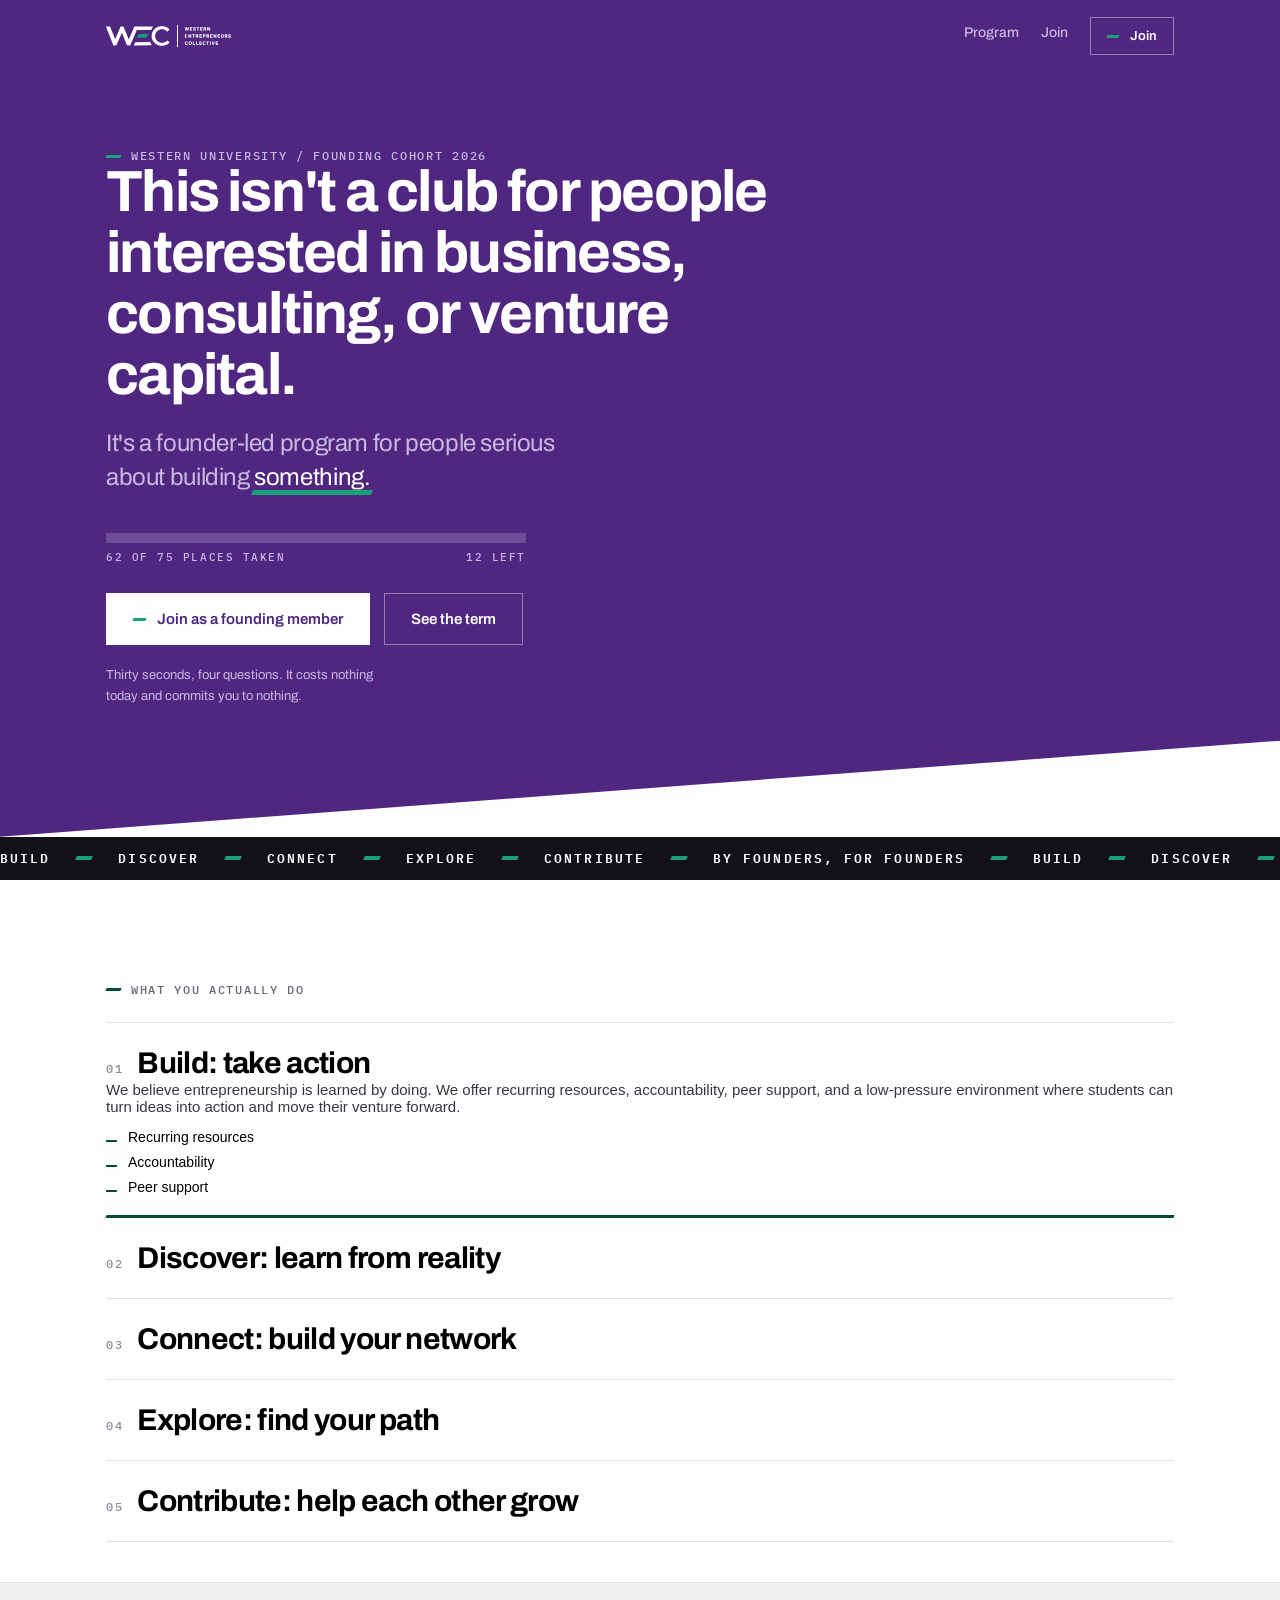
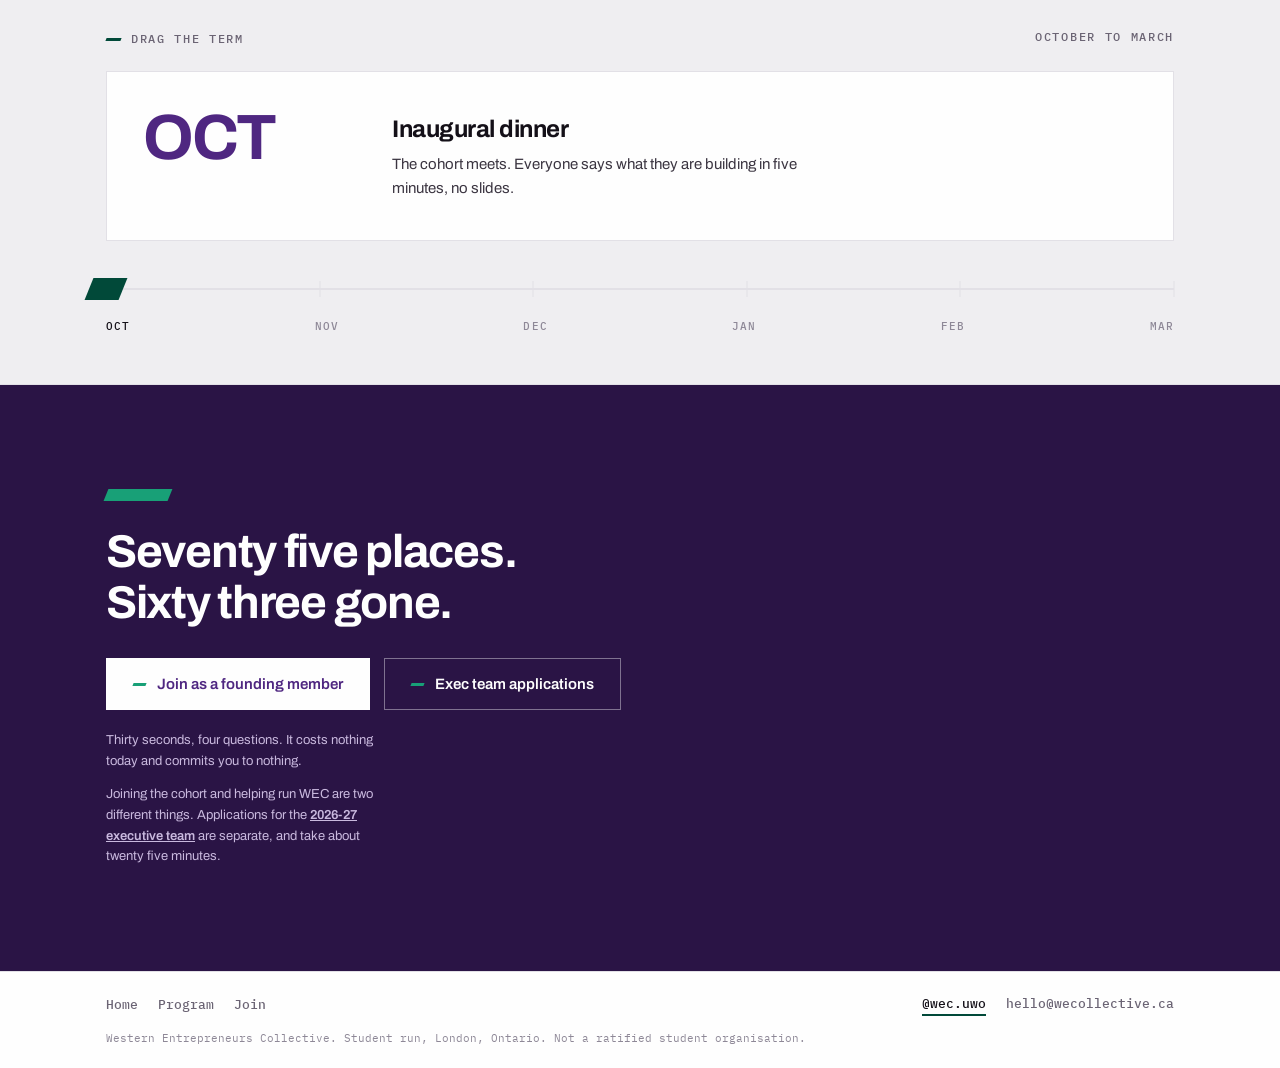
<file: index.html>
<!doctype html>
<html lang="en">
<head>
<meta charset="utf-8">
<meta name="viewport" content="width=device-width,initial-scale=1">
<title>Western Entrepreneurs Collective</title>
<meta name="description" content="A founder-led program at Western University for people serious about building something meaningful.">
<link rel="icon" href="assets/wec-app-icon.svg">
<link rel="preconnect" href="https://fonts.gstatic.com" crossorigin>
<link rel="stylesheet" href="https://fonts.googleapis.com/css2?family=Archivo:wght@400;500;600;700&family=IBM+Plex+Mono:wght@500;600&display=swap">
<link rel="stylesheet" href="launch.css">
</head>
<body>
<div id="root"></div>
<script src="logo-paths.js"></script>
<script src="content.js"></script>
<script src="vendor/react.production.min.js"></script>
<script src="vendor/react-dom.production.min.js"></script>
<script src="app.js"></script>
</body>
</html>
</file>
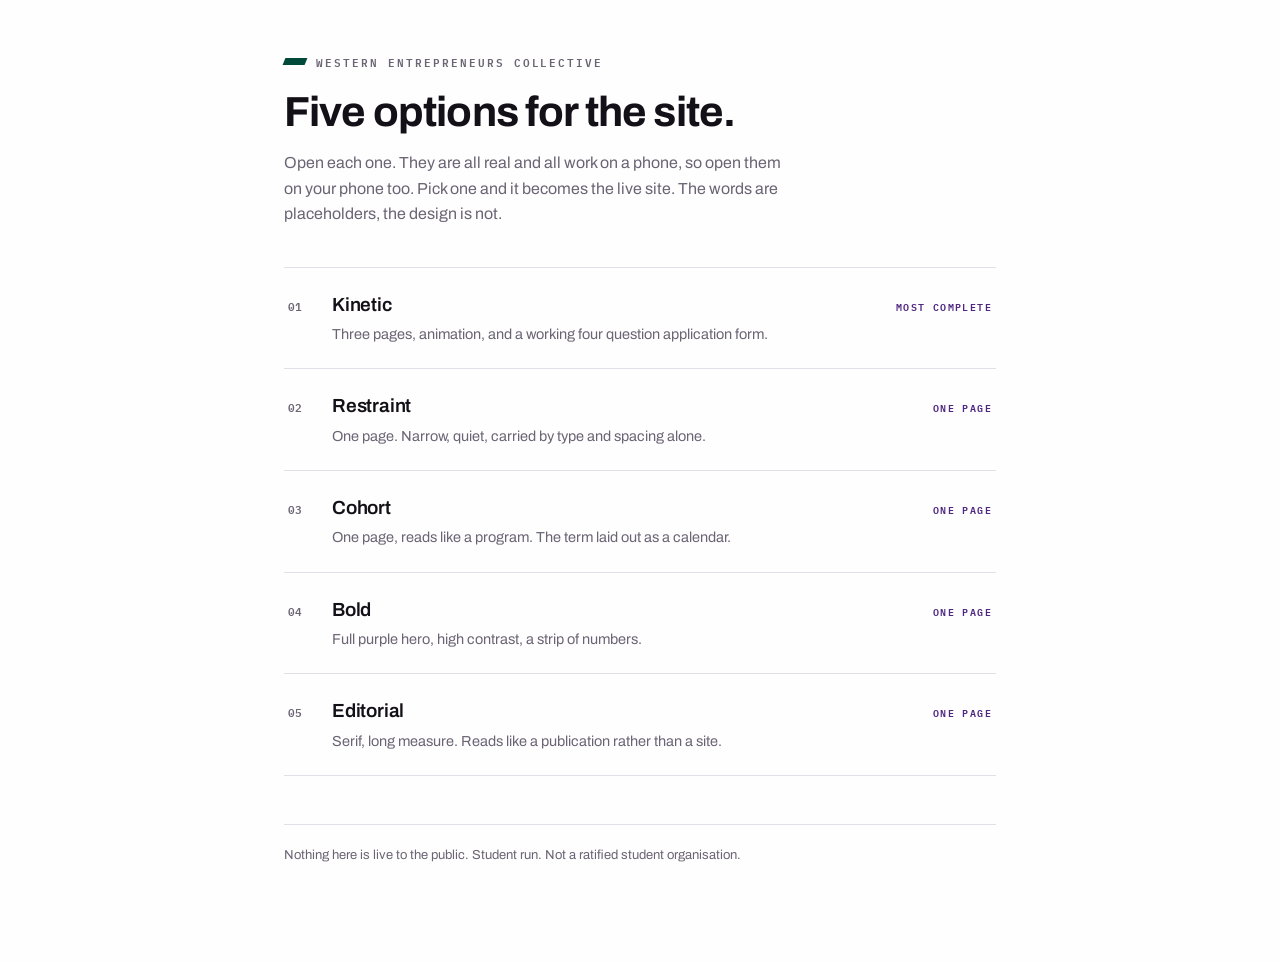
<file: options/index.html>
<!doctype html>
<html lang="en"><head><meta charset="utf-8"><meta name="viewport" content="width=device-width,initial-scale=1">
<title>WEC site options</title>
<meta name="robots" content="noindex,nofollow">
<link rel="icon" href="../assets/wec-app-icon.svg">
<link rel="preconnect" href="https://fonts.gstatic.com" crossorigin>
<link rel="stylesheet" href="https://fonts.googleapis.com/css2?family=Archivo:wght@400;500;600;700&family=IBM+Plex+Mono:wght@500;600&display=swap">
<style>
:root{--p:#4F2781;--g:#014939;--bg:#FEFEFE;--ink:#141018;--mut:#6B6474;--line:#E2E0E6}
*{box-sizing:border-box}
body{margin:0;background:var(--bg);color:var(--ink);font:400 16px/1.6 Archivo,system-ui,sans-serif;-webkit-font-smoothing:antialiased}
.wrap{max-width:760px;margin:0 auto;padding:56px 24px 96px}
.eyebrow{font:600 11px/1 'IBM Plex Mono',ui-monospace,monospace;letter-spacing:.18em;text-transform:uppercase;color:var(--mut);display:flex;align-items:center;gap:10px}
.sl{display:inline-block;width:22px;height:7px;background:var(--g);transform:skewX(-22deg)}
h1{font-size:clamp(28px,6vw,42px);line-height:1.12;letter-spacing:-.02em;font-weight:700;margin:22px 0 14px}
p.lede{color:var(--mut);margin:0 0 40px;max-width:56ch}
ul{list-style:none;margin:0;padding:0;border-top:1px solid var(--line)}
li{border-bottom:1px solid var(--line)}
a.opt{display:flex;gap:18px;align-items:baseline;padding:22px 4px;text-decoration:none;color:inherit}
a.opt:hover{background:#F7F6F8}
a.opt:hover .nm{text-decoration:underline;text-decoration-color:var(--g);text-decoration-thickness:3px;text-underline-offset:4px}
.num{font:600 11px/1 'IBM Plex Mono',ui-monospace,monospace;color:var(--mut);padding-top:5px;min-width:26px}
.nm{font-weight:600;font-size:19px;letter-spacing:-.01em;display:block}
.ds{color:var(--mut);font-size:14.5px;display:block;margin-top:3px}
.tag{margin-left:auto;font:600 10px/1 'IBM Plex Mono',ui-monospace,monospace;letter-spacing:.14em;text-transform:uppercase;color:var(--p);white-space:nowrap;padding-top:6px}
footer{margin-top:48px;color:var(--mut);font-size:13px;border-top:1px solid var(--line);padding-top:20px}
</style></head><body><div class="wrap">
<div class="eyebrow"><span class="sl"></span>Western Entrepreneurs Collective</div>
<h1>Five options for the site.</h1>
<p class="lede">Open each one. They are all real and all work on a phone, so open them on your phone too. Pick one and it becomes the live site. The words are placeholders, the design is not.</p>
<ul>
<li><a class="opt" href="launch/"><span class="num">01</span><span><span class="nm">Kinetic</span><span class="ds">Three pages, animation, and a working four question application form.</span></span><span class="tag">Most complete</span></a></li>
<li><a class="opt" href="restraint/"><span class="num">02</span><span><span class="nm">Restraint</span><span class="ds">One page. Narrow, quiet, carried by type and spacing alone.</span></span><span class="tag">One page</span></a></li>
<li><a class="opt" href="cohort/"><span class="num">03</span><span><span class="nm">Cohort</span><span class="ds">One page, reads like a program. The term laid out as a calendar.</span></span><span class="tag">One page</span></a></li>
<li><a class="opt" href="bold/"><span class="num">04</span><span><span class="nm">Bold</span><span class="ds">Full purple hero, high contrast, a strip of numbers.</span></span><span class="tag">One page</span></a></li>
<li><a class="opt" href="editorial/"><span class="num">05</span><span><span class="nm">Editorial</span><span class="ds">Serif, long measure. Reads like a publication rather than a site.</span></span><span class="tag">One page</span></a></li>
</ul>
<footer>Nothing here is live to the public. Student run. Not a ratified student organisation.</footer>
</div></body></html>
</file>
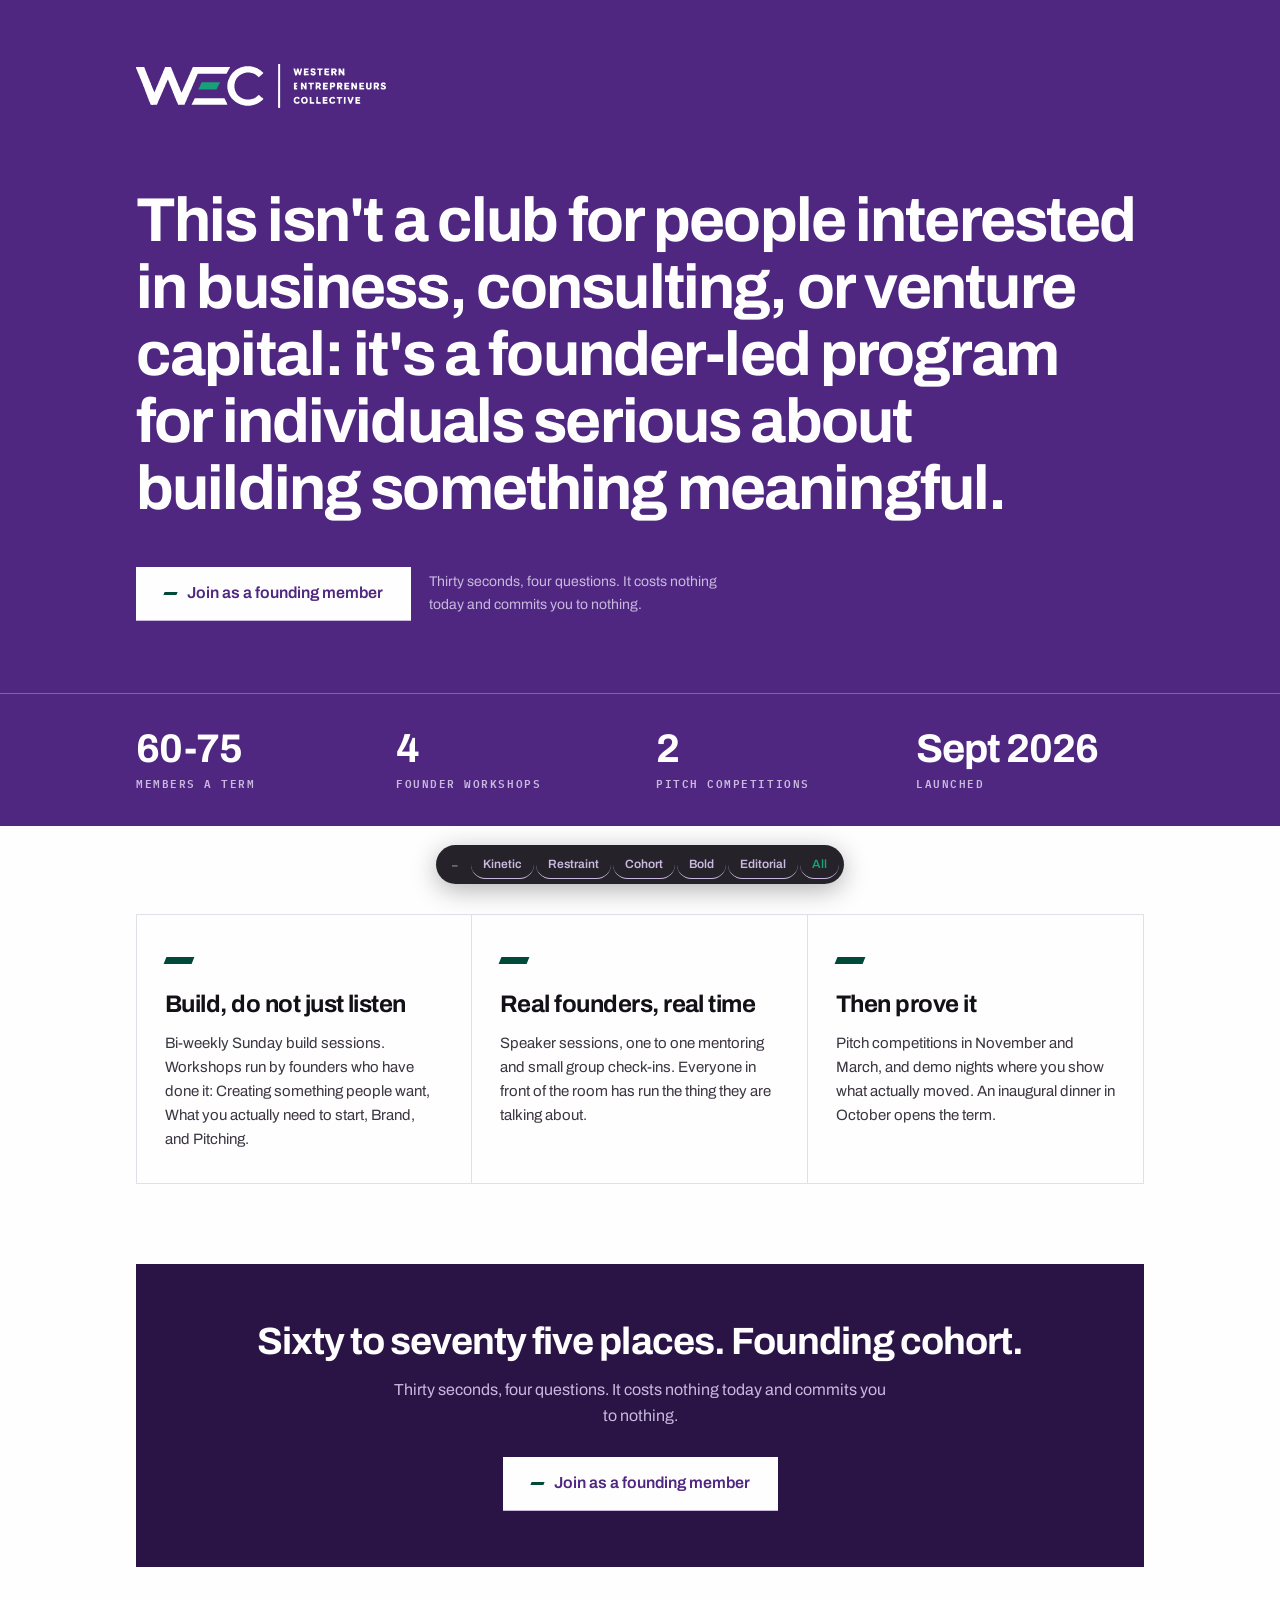
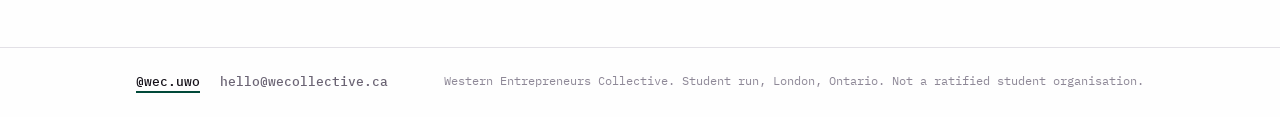
<file: options/bold/index.html>
<!doctype html><html lang="en"><head><meta charset="utf-8"><meta name="viewport" content="width=device-width,initial-scale=1">
<meta name="robots" content="noindex,nofollow">
<title>WEC option: bold</title><link rel="stylesheet" href="../shared/styles.css">
<link rel="preconnect" href="https://fonts.gstatic.com" crossorigin>
<link rel="stylesheet" href="https://fonts.googleapis.com/css2?family=Newsreader:opsz,wght@6..72,400;6..72,600&display=swap">
<link rel="stylesheet" href="../switcher.css">
<script src="../switcher.js" defer></script>
</head><body style="margin:0"><div id="root"></div>
<script src="../../vendor/react.production.min.js"></script>
<script src="../../vendor/react-dom.production.min.js"></script>
<script src="app.js"></script>
</body></html>
</file>
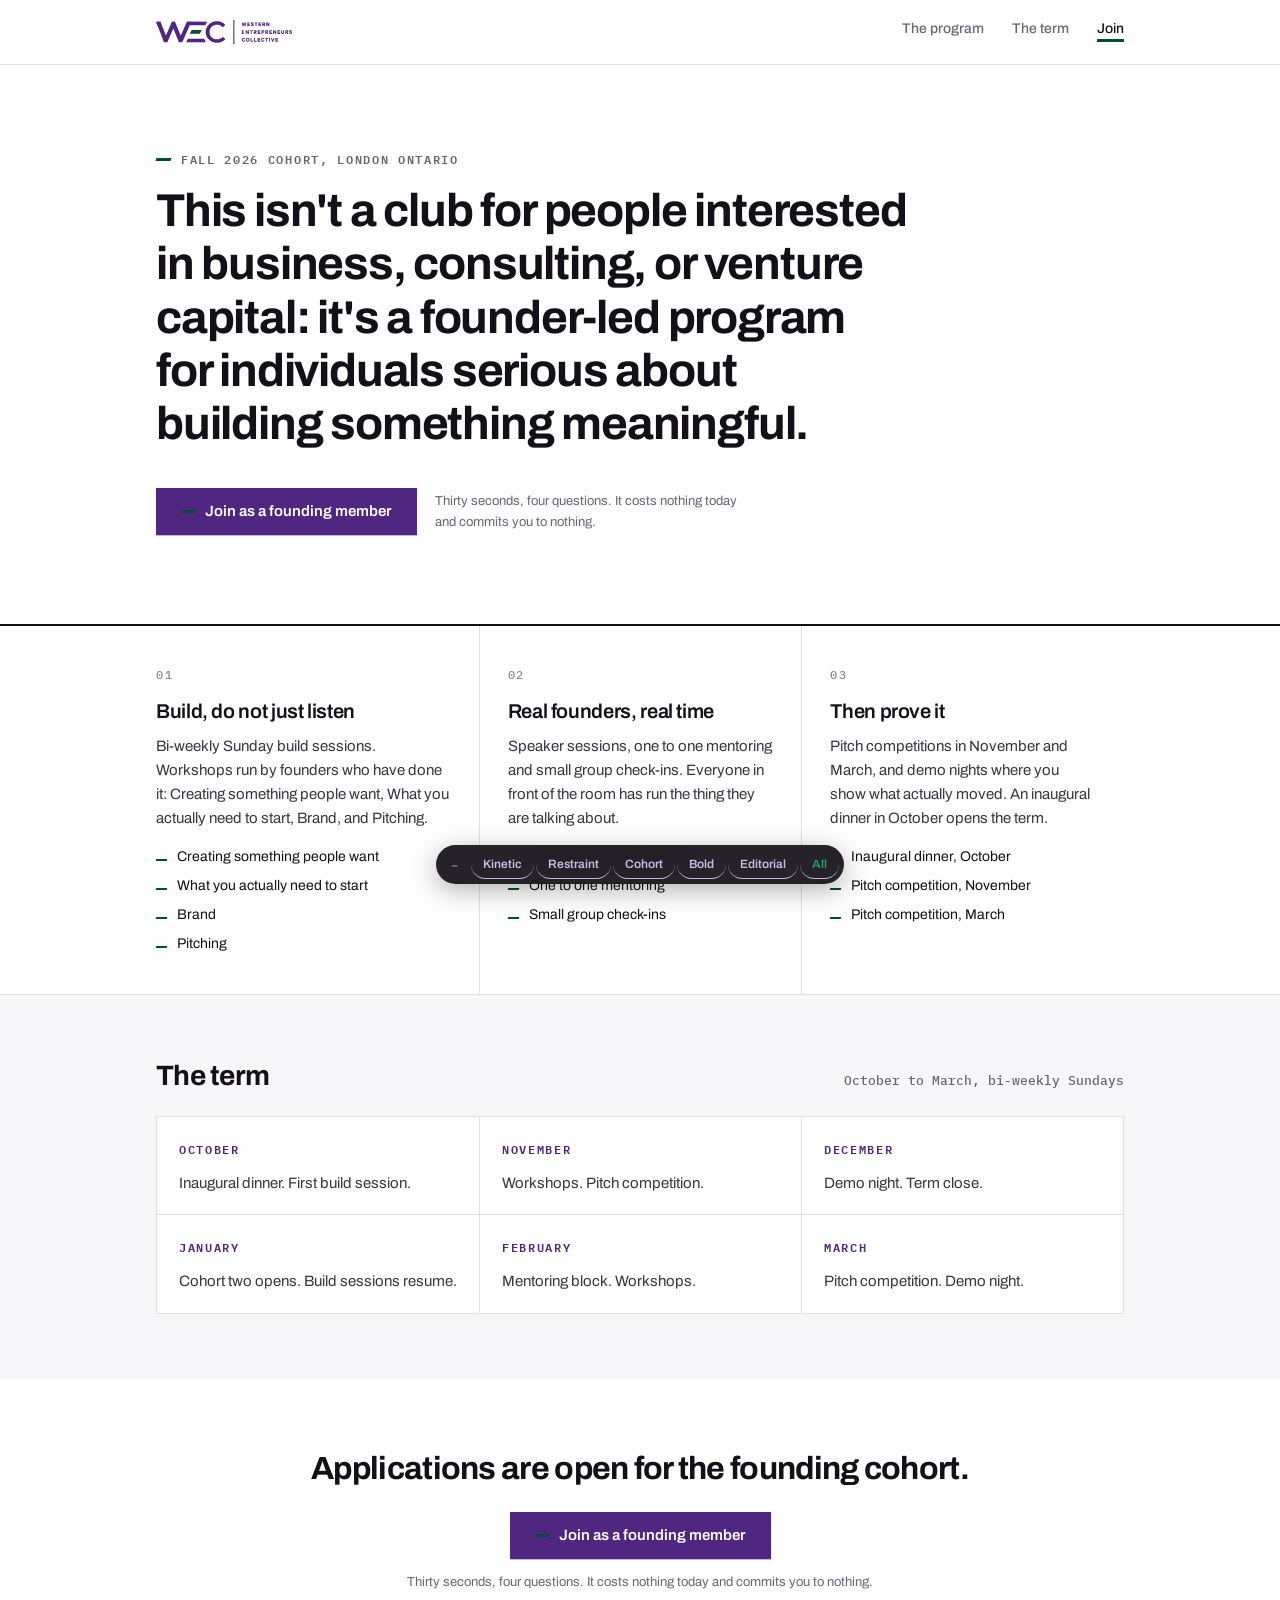
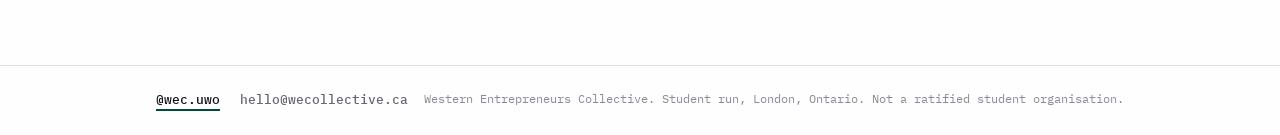
<file: options/cohort/index.html>
<!doctype html><html lang="en"><head><meta charset="utf-8"><meta name="viewport" content="width=device-width,initial-scale=1">
<meta name="robots" content="noindex,nofollow">
<title>WEC option: cohort</title><link rel="stylesheet" href="../shared/styles.css">
<link rel="preconnect" href="https://fonts.gstatic.com" crossorigin>
<link rel="stylesheet" href="https://fonts.googleapis.com/css2?family=Newsreader:opsz,wght@6..72,400;6..72,600&display=swap">
<link rel="stylesheet" href="../switcher.css">
<script src="../switcher.js" defer></script>
</head><body style="margin:0"><div id="root"></div>
<script src="../../vendor/react.production.min.js"></script>
<script src="../../vendor/react-dom.production.min.js"></script>
<script src="app.js"></script>
</body></html>
</file>
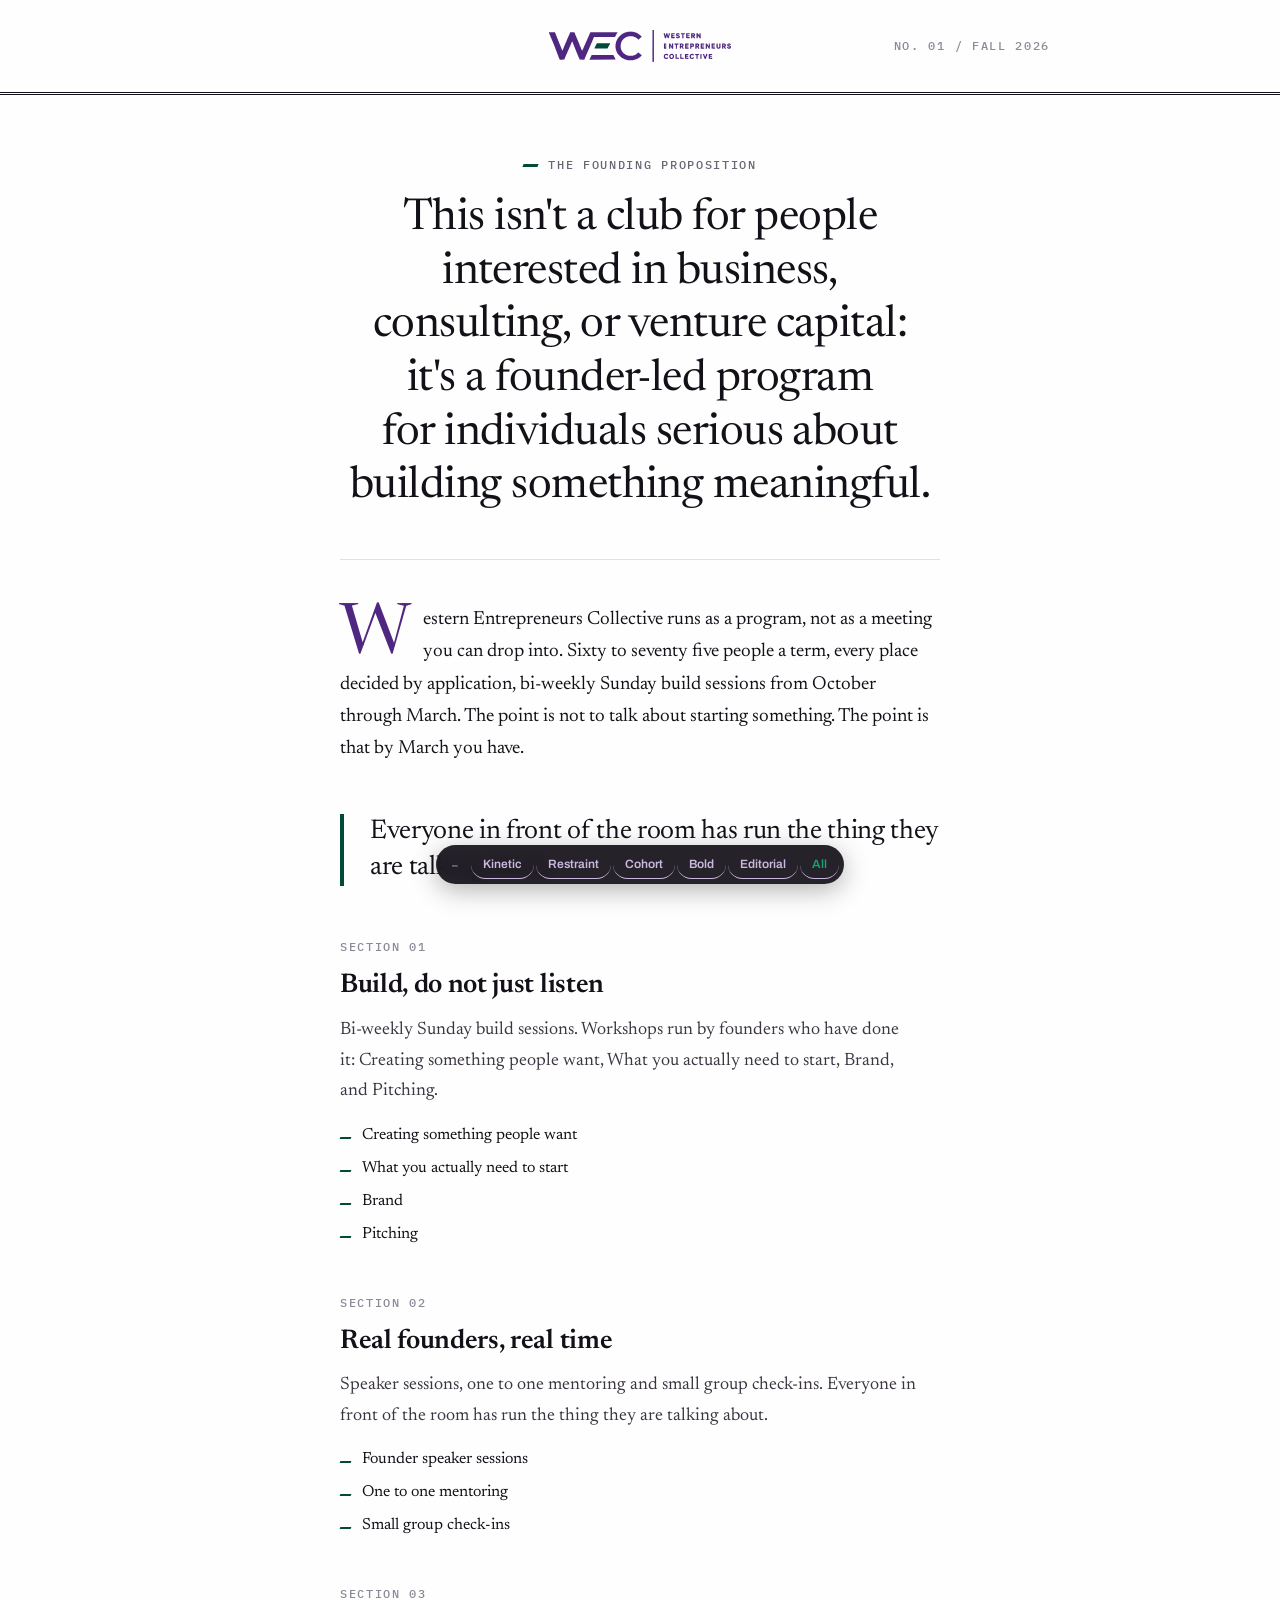
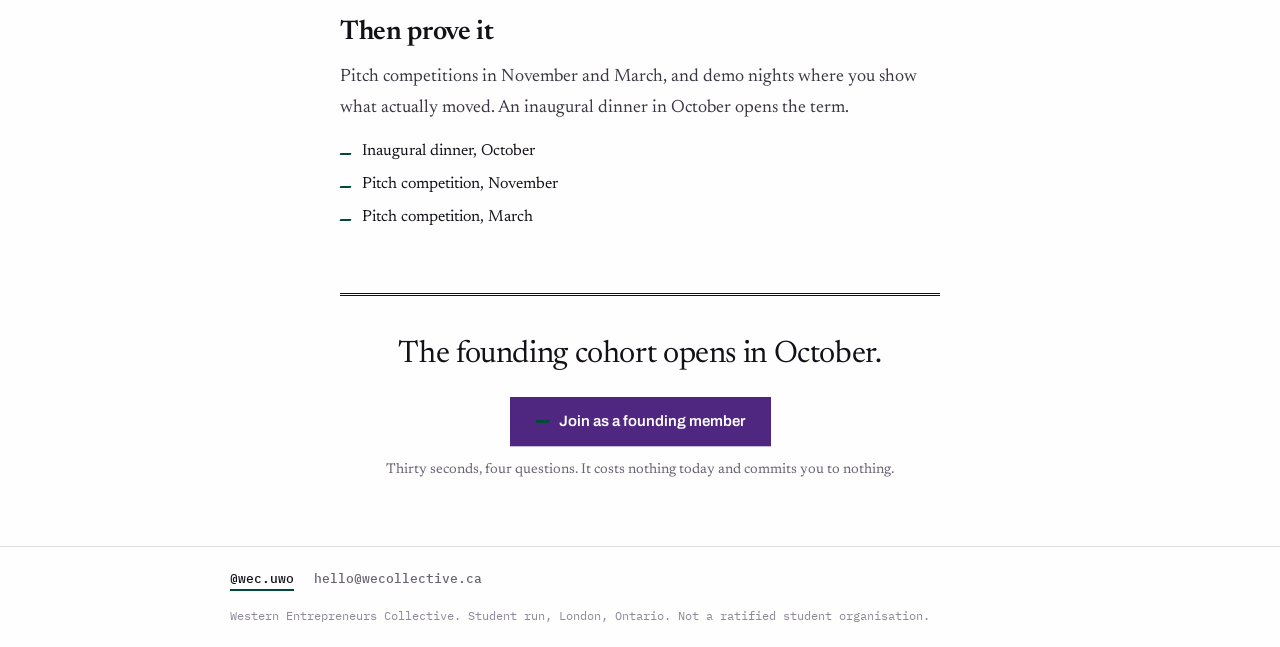
<file: options/editorial/index.html>
<!doctype html><html lang="en"><head><meta charset="utf-8"><meta name="viewport" content="width=device-width,initial-scale=1">
<meta name="robots" content="noindex,nofollow">
<title>WEC option: editorial</title><link rel="stylesheet" href="../shared/styles.css">
<link rel="preconnect" href="https://fonts.gstatic.com" crossorigin>
<link rel="stylesheet" href="https://fonts.googleapis.com/css2?family=Newsreader:opsz,wght@6..72,400;6..72,600&display=swap">
<link rel="stylesheet" href="../switcher.css">
<script src="../switcher.js" defer></script>
</head><body style="margin:0"><div id="root"></div>
<script src="../../vendor/react.production.min.js"></script>
<script src="../../vendor/react-dom.production.min.js"></script>
<script src="app.js"></script>
</body></html>
</file>
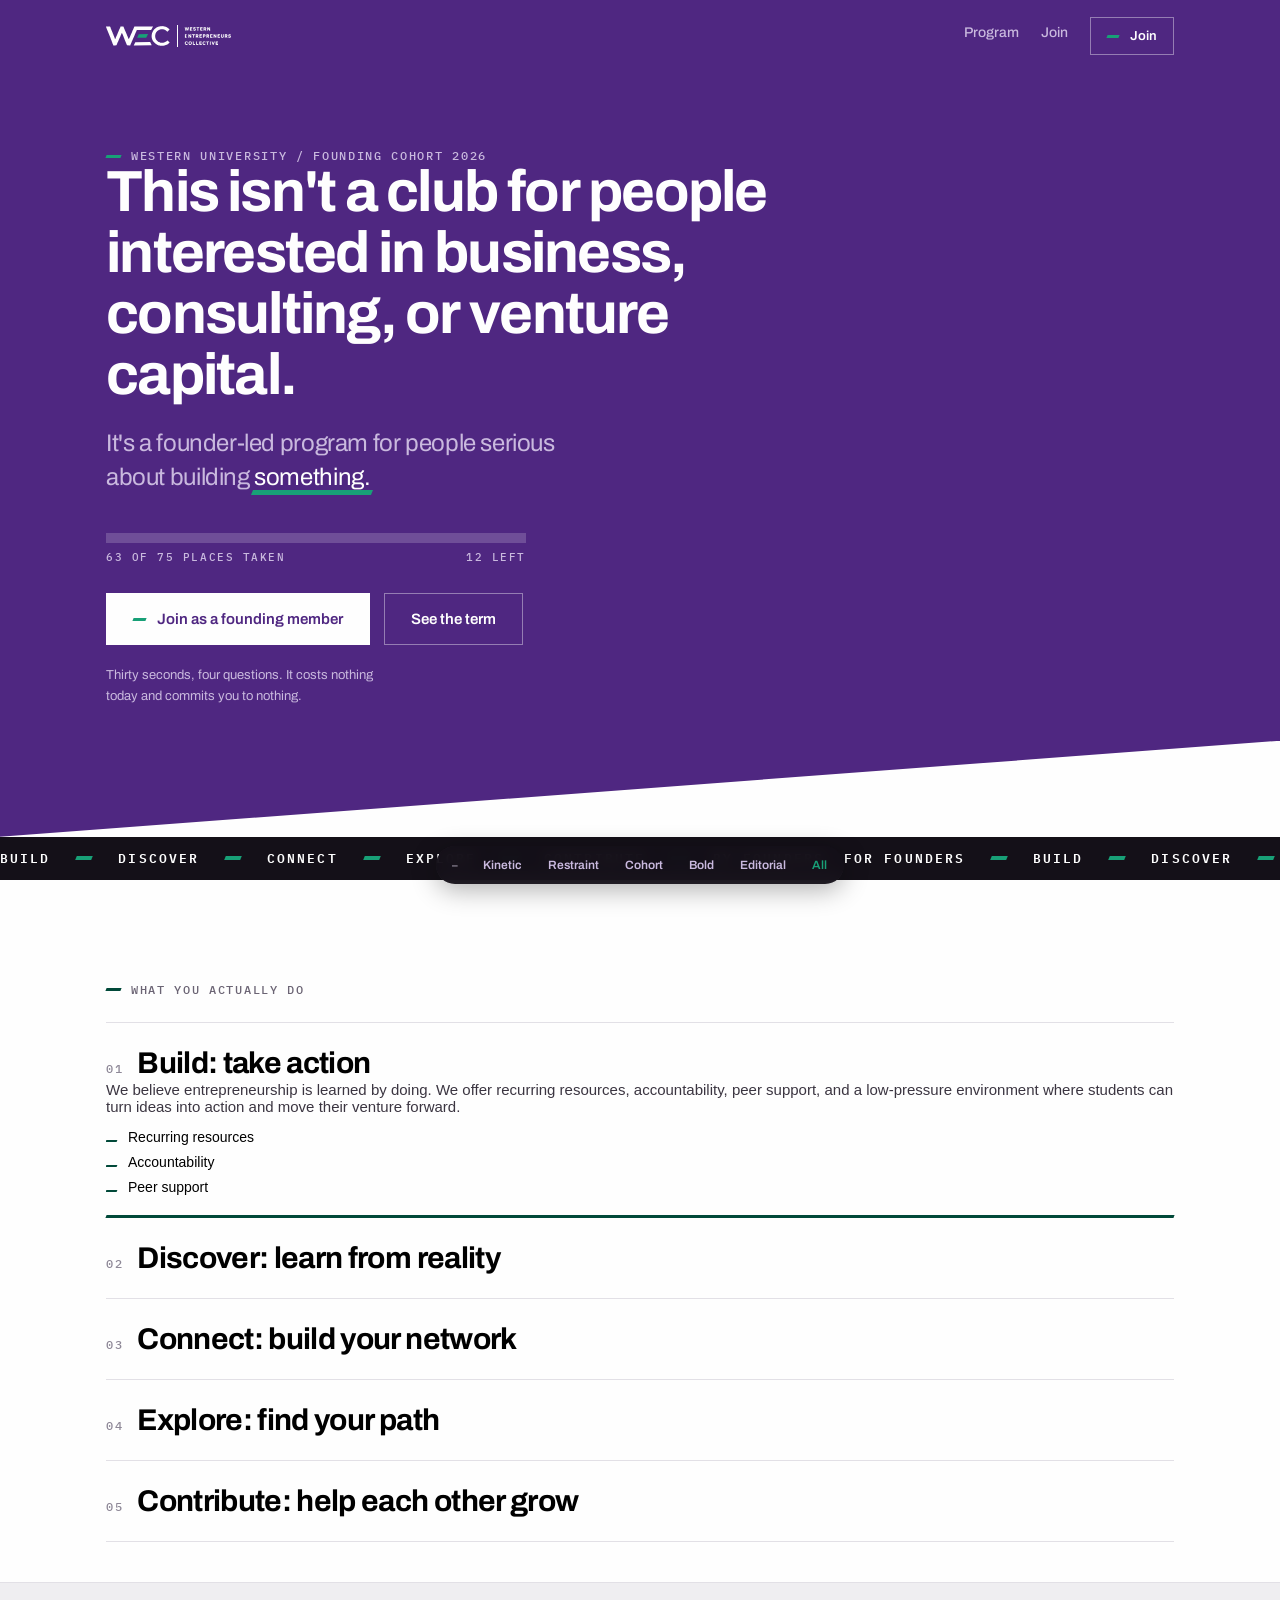
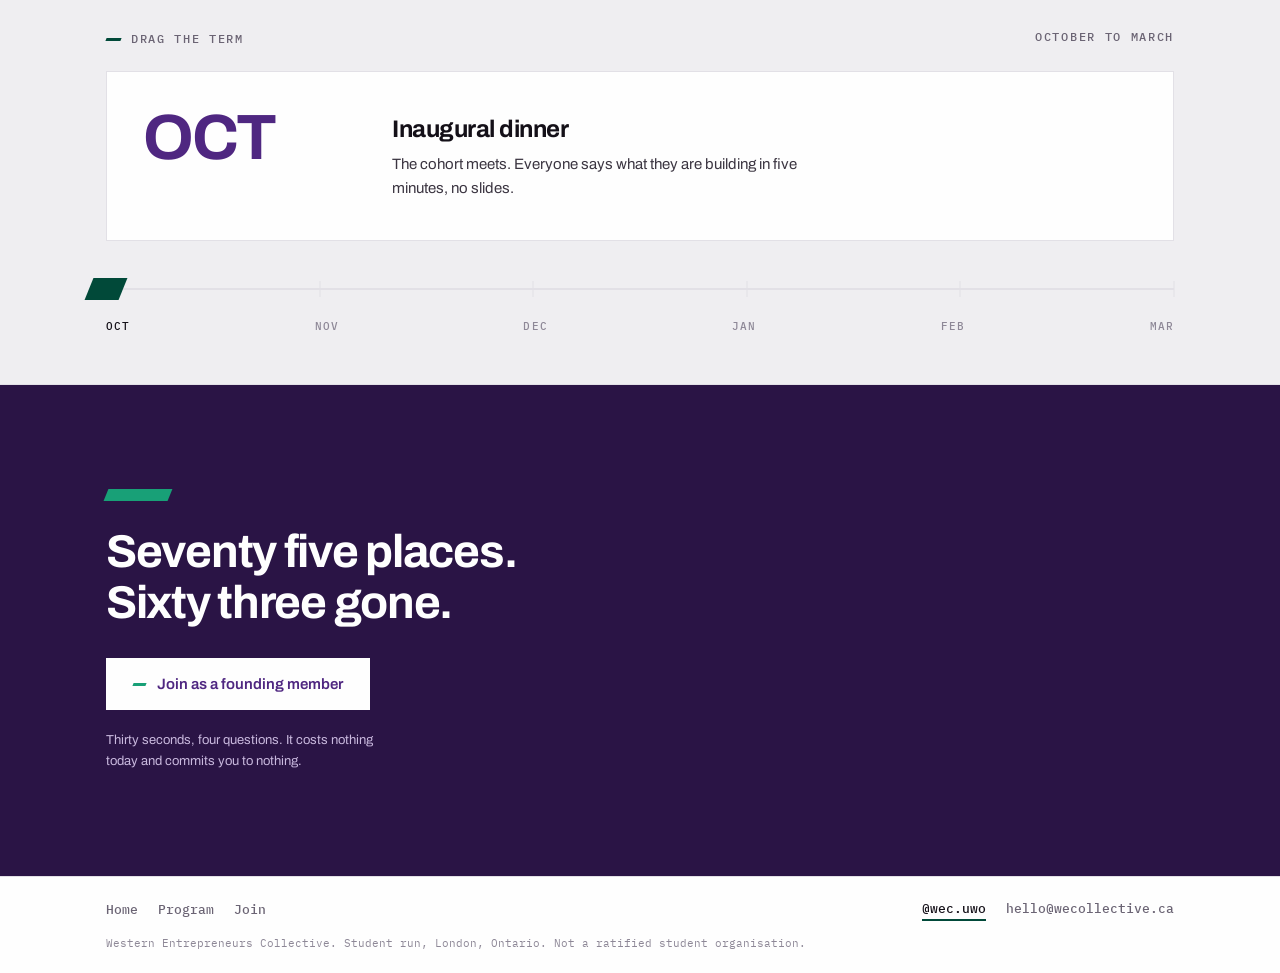
<file: options/launch/index.html>
<!doctype html>
<html lang="en">
<head>
<meta charset="utf-8">
<meta name="viewport" content="width=device-width,initial-scale=1">
<meta name="robots" content="noindex,nofollow">
<title>Western Entrepreneurs Collective</title>
<meta name="description" content="A founder-led program at Western University for people serious about building something meaningful.">
<link rel="icon" href="../../assets/wec-app-icon.svg">
<link rel="preconnect" href="https://fonts.gstatic.com" crossorigin>
<link rel="stylesheet" href="https://fonts.googleapis.com/css2?family=Archivo:wght@400;500;600;700&family=IBM+Plex+Mono:wght@500;600&display=swap">
<link rel="stylesheet" href="launch.css">
<link rel="stylesheet" href="../switcher.css">
<script src="../switcher.js" defer></script>
</head>
<body>
<div id="root"></div>
<script src="logo-paths.js"></script>
<script src="content.js"></script>
<script src="../../vendor/react.production.min.js"></script>
<script src="../../vendor/react-dom.production.min.js"></script>
<script src="app.js"></script>
</body>
</html>
</file>
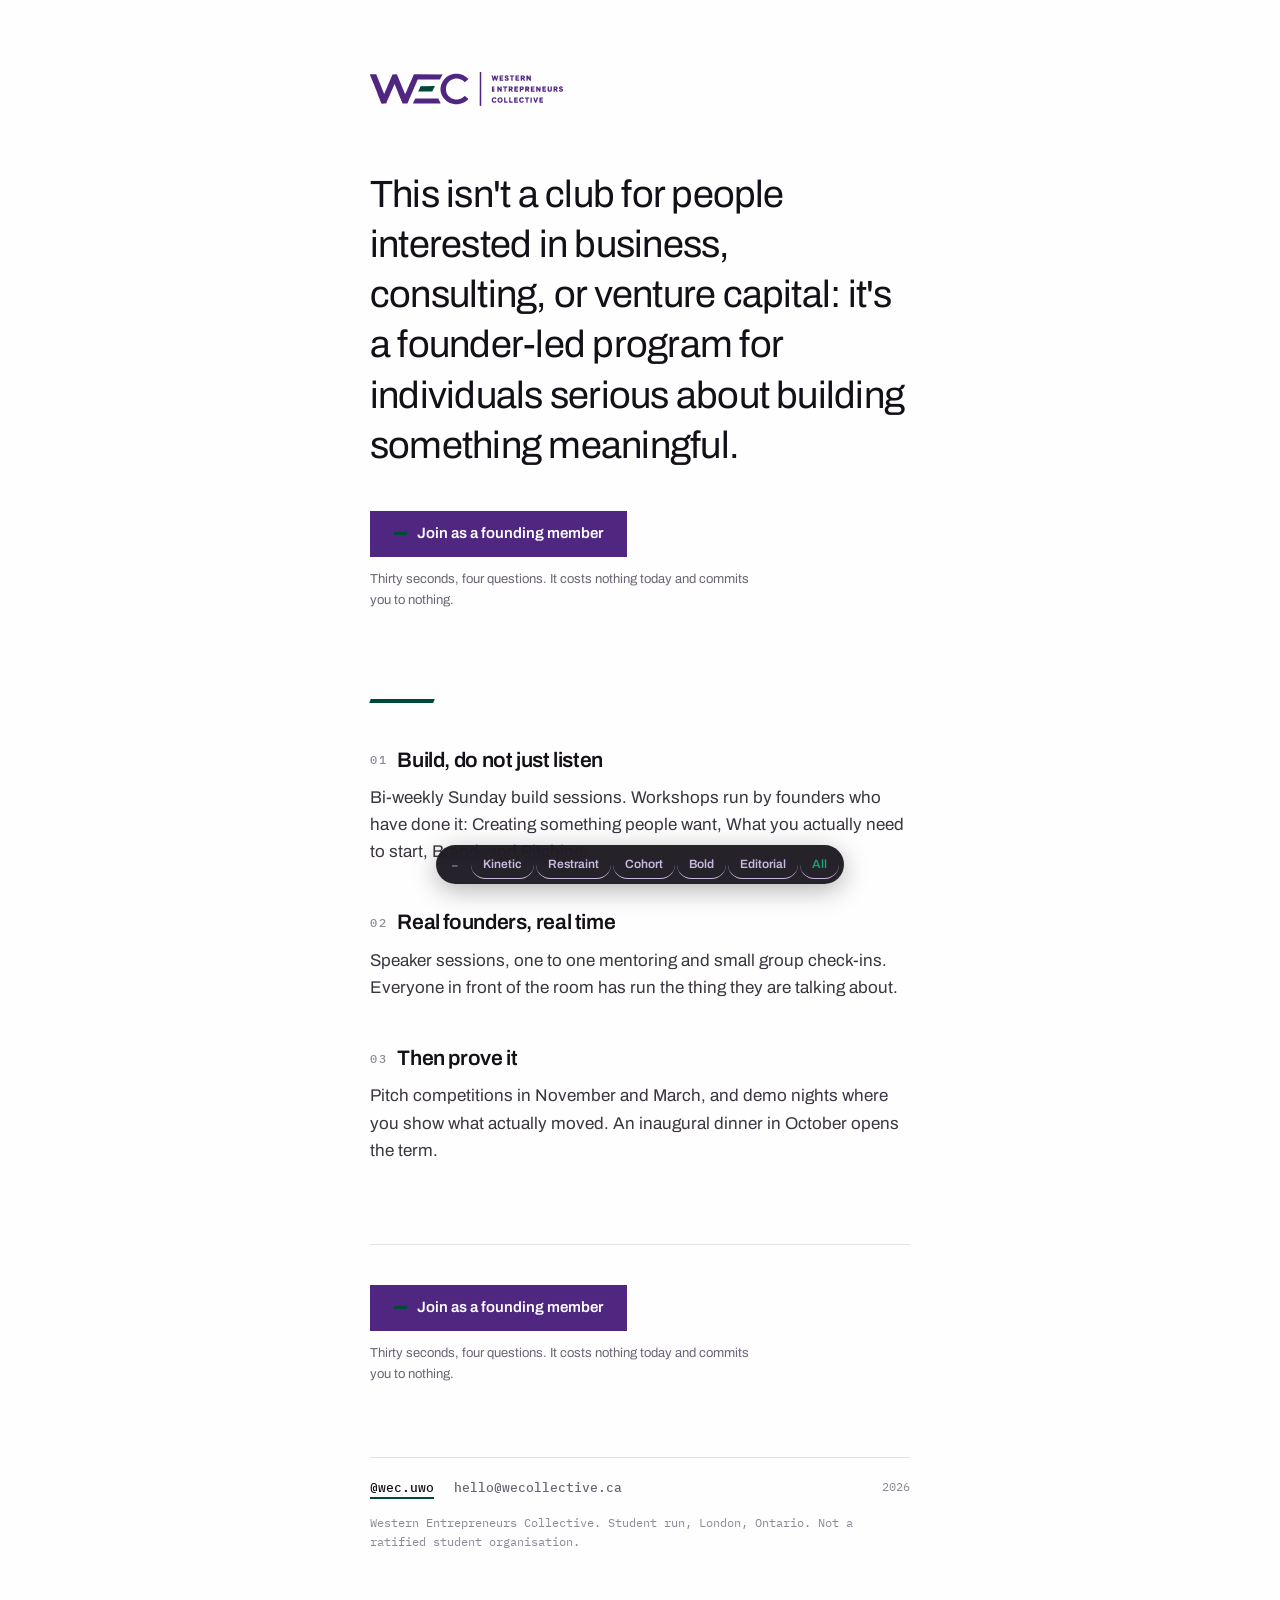
<file: options/restraint/index.html>
<!doctype html><html lang="en"><head><meta charset="utf-8"><meta name="viewport" content="width=device-width,initial-scale=1">
<meta name="robots" content="noindex,nofollow">
<title>WEC option: restraint</title><link rel="stylesheet" href="../shared/styles.css">
<link rel="preconnect" href="https://fonts.gstatic.com" crossorigin>
<link rel="stylesheet" href="https://fonts.googleapis.com/css2?family=Newsreader:opsz,wght@6..72,400;6..72,600&display=swap">
<link rel="stylesheet" href="../switcher.css">
<script src="../switcher.js" defer></script>
</head><body style="margin:0"><div id="root"></div>
<script src="../../vendor/react.production.min.js"></script>
<script src="../../vendor/react-dom.production.min.js"></script>
<script src="app.js"></script>
</body></html>
</file>
<file: launch.css>
:root{
  --p:#4F2781; --p-deep:#2A1445; --p-mid:#3A1C5E; --g:#014939; --g-lt:#18A077; --bg:#FEFEFE; --ink:#141018;
  --n7:#3B3541; --n5:#6B6474; --n4:#8E8897; --n2:#E2E0E6; --n1:#EFEEF1;
  --skew:-22deg;
  --sans:"Archivo","Helvetica Neue",sans-serif; --mono:"IBM Plex Mono",monospace;
  --gut:22px; --max:1180px;
}
@media(min-width:900px){:root{--gut:56px}}
*,*::before,*::after{box-sizing:border-box}
html{scroll-behavior:smooth}
body{margin:0;background:var(--bg);color:var(--ink);font:400 16px/1.55 var(--sans);-webkit-font-smoothing:antialiased;overflow-x:hidden}
h1,h2,h3,p{margin:0}
a{color:inherit;text-decoration:none}
.wrap{max-width:var(--max);margin:0 auto;padding:0 var(--gut)}
.mono{font:500 12px/1 var(--mono);letter-spacing:.14em;text-transform:uppercase}
.sl{display:inline-block;background:var(--g);transform:skewX(var(--skew));flex:none}

/* header */
.hd:not(.solid){--g:var(--g-lt)}
.hd{position:fixed;inset:0 0 auto;z-index:60;transition:background .18s cubic-bezier(.2,0,.2,1),border-color .18s}
.hd-in{display:flex;align-items:center;justify-content:space-between;height:60px}
.hd img{height:20px;display:block}
.hd.solid{background:var(--bg);border-bottom:1px solid var(--n2)}
.hd .cta-sm{display:none}
@media(min-width:760px){.hd-in{height:72px}.hd img{height:24px}.hd .cta-sm{display:inline-flex}}

/* hero */
.hero,.phead{--g:var(--g-lt);background:var(--p);color:var(--bg);padding:118px 0 0;position:relative;overflow:hidden}
.hero-cut{height:54px;background:var(--p);clip-path:polygon(0 0,100% 0,0 100%)}
@media(min-width:760px){.hero{padding:150px 0 0}.hero-cut{height:96px}}
.eyebrow{display:flex;align-items:center;gap:10px;color:#C9B9DE}
.h1{font:700 clamp(29px,5.4vw,58px)/1.05 var(--sans);letter-spacing:-.03em;max-width:17ch;text-wrap:pretty}
.h2{font:400 clamp(17px,2.3vw,24px)/1.45 var(--sans);letter-spacing:-.016em;color:#C9B9DE;max-width:34ch;margin-top:20px;opacity:0;animation:rise .5s cubic-bezier(.2,0,.2,1) .55s forwards}
@media(min-width:760px){.h1{max-width:20ch}}
.h1 .w{display:inline-block;opacity:0;transform:translateY(.22em) skewX(6deg);animation:rise .5s cubic-bezier(.2,0,.2,1) forwards}
@keyframes rise{to{opacity:1;transform:none}}
.hl{position:relative;display:inline-block;color:var(--bg);white-space:nowrap}
.hl::after{content:"";position:absolute;left:-2px;right:-2px;bottom:.02em;height:.2em;background:var(--g);transform:skewX(var(--skew)) scaleX(0);transform-origin:left;animation:wipe .46s cubic-bezier(.2,0,.2,1) 1.35s forwards;z-index:-1}
@keyframes wipe{to{transform:skewX(var(--skew)) scaleX(1)}}

/* meter */
.meter{margin-top:38px;max-width:420px}
.meter-track{height:10px;background:rgba(254,254,254,.18);position:relative;overflow:hidden}
.meter-fill{position:absolute;inset:0 auto 0 0;background:var(--g);transform-origin:left;transition:transform 1.1s cubic-bezier(.2,0,.2,1)}
.meter-row{display:flex;justify-content:space-between;gap:14px;margin-top:9px;color:#C9B9DE;font-size:11px;white-space:nowrap}

/* buttons */
.btn{white-space:nowrap;display:inline-flex;align-items:center;justify-content:center;gap:11px;height:52px;padding:0 26px;font:600 15px/1 var(--sans);border:1px solid transparent;cursor:pointer;position:relative;overflow:hidden;transition:background .14s cubic-bezier(.2,0,.2,1),color .14s}
.btn .sl{width:14px;height:3px;transition:width .18s cubic-bezier(.2,0,.2,1)}
.btn:hover .sl{width:26px}
.btn-light{background:var(--bg);color:var(--p)}
.btn-light:hover{background:#EFEAF5}
.btn-dark{background:var(--p);color:var(--bg)}
.btn-dark:hover{background:var(--p-mid)}
.btn-sm{height:38px;padding:0 16px;font-size:13px}
.btn-out{background:transparent;color:var(--bg);border-color:rgba(254,254,254,.4)}
.btn-out:hover{background:rgba(254,254,254,.1)}
.btn-block{width:100%}

/* marquee */
.mq{--g:var(--g-lt);background:var(--ink);color:var(--bg);padding:15px 0;overflow:hidden;white-space:nowrap;display:flex}
.mq-in{display:flex;align-items:center;gap:26px;padding-right:26px;animation:slide 26s linear infinite;flex:none}
.mq:hover .mq-in{animation-play-state:paused}
@keyframes slide{to{transform:translateX(-100%)}}
.mq span{font:600 13px/1 var(--mono);letter-spacing:.16em;text-transform:uppercase;flex:none}

/* reveal, scroll-driven where supported, plain on load otherwise */
@keyframes rvin{from{opacity:0;transform:translateY(18px)}to{opacity:1;transform:none}}
.rv{animation:rvin .5s cubic-bezier(.2,0,.2,1) both}
@supports (animation-timeline:view()){.rv{animation-timeline:view();animation-range:entry 4% cover 26%}}

/* principles */
.sec{padding-top:64px;padding-bottom:64px}
@media(min-width:760px){.sec{padding-top:104px;padding-bottom:104px}}
.sec-hd{display:flex;align-items:center;gap:10px;color:var(--n5)}
.pr{margin-top:26px;border-top:1px solid var(--n2)}
.pr-row{width:100%;text-align:left;background:transparent;border:0;border-bottom:1px solid var(--n2);padding:22px 0;cursor:pointer;display:block;position:relative}
.pr-row::before{content:"";position:absolute;left:0;bottom:-1px;height:3px;width:0;background:var(--g);transform:skewX(var(--skew));transition:width .28s cubic-bezier(.2,0,.2,1)}
.pr-row.on::before{width:100%}
.pr-top{display:flex;margin-bottom:0;align-items:baseline;gap:14px}
.pr-n{font:500 12px/1 var(--mono);letter-spacing:.14em;color:var(--n4);flex:none}
.pr-t{font:700 clamp(21px,4.4vw,30px)/1.2 var(--sans);letter-spacing:-.022em;transition:color .16s}
.pr-row:hover .pr-t{color:var(--p)}
.pr-body{display:block;overflow:hidden;max-height:0;transition:max-height .34s cubic-bezier(.2,0,.2,1)}
.pr-row.on .pr-body{max-height:340px}
.pr-body-in{padding:14px 0 4px;max-width:56ch}
.pr-body p{color:var(--n7);font-size:15px}
.pr-list{display:flex;flex-direction:column;gap:9px;margin-top:14px}
.pr-list span{display:flex;align-items:baseline;gap:11px;font-size:14px}

/* scrubber */
.scrub{background:var(--n1);border-top:1px solid var(--n2);border-bottom:1px solid var(--n2)}
.sc-head{display:flex;align-items:baseline;justify-content:space-between;gap:16px;flex-wrap:wrap}
.sc-stage{margin-top:26px;background:var(--bg);border:1px solid var(--n2);padding:26px 22px;min-height:188px}
@media(min-width:760px){.sc-stage{padding:36px;min-height:170px;display:flex;gap:44px;align-items:flex-start}}
.sc-month{font:700 clamp(34px,8vw,64px)/0.94 var(--sans);letter-spacing:-.03em;color:var(--p);flex:none;min-width:5.4ch}
.sc-copy{margin-top:14px}
@media(min-width:760px){.sc-copy{margin-top:6px}}
.sc-copy h3{font:700 clamp(19px,3.6vw,24px)/1.25 var(--sans);letter-spacing:-.02em}
.sc-copy p{color:var(--n7);font-size:15px;margin-top:9px;max-width:46ch}
.sc-track{margin-top:26px;height:44px;position:relative;cursor:grab;touch-action:none;user-select:none}
.sc-track:active{cursor:grabbing}
.sc-rail{position:absolute;left:0;right:0;top:21px;height:2px;background:var(--n2)}
.sc-prog{position:absolute;left:0;top:21px;height:2px;background:var(--g);transition:width .22s cubic-bezier(.2,0,.2,1)}
.sc-tick{position:absolute;top:14px;width:1px;height:16px;background:var(--n2);transform:translateX(-50%)}
.sc-tick.past{background:var(--g)}
.sc-knob{position:absolute;top:11px;width:34px;height:22px;background:var(--g);transform:skewX(var(--skew)) translateX(-50%);transition:left .22s cubic-bezier(.2,0,.2,1);pointer-events:none}
.sc-labs{display:flex;justify-content:space-between;margin-top:6px}
.sc-labs button{background:transparent;border:0;padding:4px 0;cursor:pointer;font:500 11px/1 var(--mono);letter-spacing:.1em;text-transform:uppercase;color:var(--n4)}
.sc-labs button.on{color:var(--ink)}

/* close */
.close,.done{--g:var(--g-lt);background:var(--p-deep);color:var(--bg);padding:68px 0}
@media(min-width:760px){.close{padding:104px 0}}
.close h2{font:700 clamp(26px,5.4vw,46px)/1.1 var(--sans);letter-spacing:-.028em;max-width:18ch}
.note{color:var(--n5);font-size:13px;line-height:1.6;margin-top:12px;max-width:42ch}
.note-lt{color:#C9B9DE}

/* footer */
.ft{border-top:1px solid var(--n2);padding:22px 0}
.ft-in{display:flex;gap:14px;justify-content:space-between;flex-wrap:wrap;align-items:center}
.ft a{font:500 13px/1.5 var(--mono)}
.ft .ig{border-bottom:2px solid var(--g)}
.ft .em{color:var(--n5)}
.ft small{font:400 11px/1.5 var(--mono);color:var(--n4)}

/* sticky mobile cta */
.stick{position:fixed;left:0;right:0;bottom:0;z-index:70;padding:12px var(--gut);background:var(--bg);border-top:1px solid var(--n2);transform:translateY(110%);transition:transform .24s cubic-bezier(.2,0,.2,1)}
.stick.in{transform:none}
@media(min-width:760px){.stick{display:none}}
@media(prefers-reduced-motion:reduce){*{animation:none!important;transition:none!important}.rv{opacity:1;transform:none}.h2{opacity:1}.h1 .w{opacity:1;transform:none}.h1 .hl::after{transform:skewX(-22deg)}}

/* nav */
.hd-nav{display:flex;align-items:center;gap:22px}
.hd-link{display:none;font:500 14px/1 var(--sans);color:var(--n5);padding-bottom:3px;border-bottom:3px solid transparent}
.hd.solid .hd-link{color:var(--n5)}
.hd:not(.solid) .hd-link{color:#C9B9DE}
.hd-link.on{border-bottom-color:var(--g)}
.hd.solid .hd-link.on{color:var(--ink)}
.hd:not(.solid) .hd-link.on{color:var(--bg)}
@media(min-width:620px){.hd-link{display:inline-block}}

.hero-actions{display:flex;gap:14px;margin-top:30px;flex-wrap:wrap;padding-bottom:8px}
.hero-note{padding-bottom:34px}
.sc-range{color:var(--n5)}
.close-t{font:700 clamp(26px,5.4vw,46px)/1.1 var(--sans);letter-spacing:-.028em;max-width:18ch;margin-top:26px}
.btn-ghost{background:transparent;color:var(--n5)}
.btn-ghost:hover{background:var(--n1);color:var(--ink)}

/* page head (inner pages) */
.phead{background:var(--p);color:var(--bg);padding:108px 0 0}
@media(min-width:760px){.phead{padding:132px 0 0}}
.phead-t{font:700 clamp(29px,5vw,52px)/1.06 var(--sans);letter-spacing:-.03em;max-width:18ch;margin-top:20px}
.phead-l{font:400 clamp(16px,2vw,20px)/1.5 var(--sans);color:#C9B9DE;max-width:46ch;margin-top:18px;padding-bottom:18px}
.on-p{color:#C9B9DE}
.h2d{font:700 clamp(23px,3.4vw,34px)/1.16 var(--sans);letter-spacing:-.026em;margin-top:16px;max-width:16ch}
.lede{font:400 17px/1.6 var(--sans);color:var(--n7);margin-top:14px;max-width:46ch}

/* workshops */
.wk{margin-top:26px;border-top:1px solid var(--n2)}
.wk-row{display:grid;grid-template-columns:auto 1fr;gap:4px 14px;padding:20px 0;border-bottom:1px solid var(--n2)}
@media(min-width:820px){.wk-row{grid-template-columns:44px 1fr 120px;align-items:baseline}.wk-p{grid-column:2/4}}
.wk-n{color:var(--n4);flex:none}
.wk-t{font:700 clamp(19px,3vw,25px)/1.22 var(--sans);letter-spacing:-.022em}
.wk-m{color:var(--n5);text-align:left}
@media(min-width:820px){.wk-m{text-align:right}}
.wk-p{font:400 15px/1.6 var(--sans);color:var(--n7);max-width:62ch}

/* term list */
.tl{display:grid;grid-template-columns:1fr;margin-top:24px;border:1px solid var(--n2);background:var(--bg)}
@media(min-width:700px){.tl{grid-template-columns:repeat(3,1fr)}}
.tl-cell{padding:20px 22px;border-top:1px solid var(--n2)}
.tl-cell:first-child{border-top:0}
@media(min-width:700px){.tl-cell{border-top:1px solid var(--n2);border-left:1px solid var(--n2)}.tl-cell:nth-child(-n+3){border-top:0}.tl-cell:nth-child(3n+1){border-left:0}}
.tl-m{color:var(--p);font-weight:600}
.tl-t{font:700 18px/1.25 var(--sans);letter-spacing:-.02em;margin-top:10px}
.tl-p{font:400 14px/1.6 var(--sans);color:var(--n7);margin-top:8px}

/* two column */
.two{display:grid;grid-template-columns:1fr;gap:34px}
@media(min-width:880px){.two{grid-template-columns:1fr 1fr;gap:64px}}
.crit{display:flex;flex-direction:column;gap:0}
.crit-row{display:flex;gap:14px;align-items:flex-start;padding:14px 0;border-bottom:1px solid var(--n2);font:400 16px/1.5 var(--sans)}
.pr-t-sm{font-size:clamp(17px,2.6vw,21px)}

/* join */
.join{padding:44px 0 80px}
@media(min-width:760px){.join{padding:64px 0 110px}}
.join-in{max-width:720px}
.jsteps{display:flex;border-top:1px solid var(--n2);border-bottom:1px solid var(--n2)}
.jstep{flex:1;display:flex;align-items:center;gap:9px;background:transparent;border:0;border-left:1px solid var(--n2);padding:15px 14px;cursor:pointer;text-align:left}
.jstep:first-child{border-left:0}
.jstep:disabled{cursor:default}
.jstep.on{background:#F4F0F9}
.jstep-n{color:var(--n4)}
.jstep-t{font:600 14px/1 var(--sans);color:var(--n5)}
.jstep.on .jstep-t{color:var(--ink)}
.jstep.past .jstep-t{color:var(--ink)}
.jprog{height:6px;background:var(--n1);margin-top:20px;position:relative;overflow:hidden}
.jprog-fill{position:absolute;inset:0 auto 0 0;background:var(--g);transition:width .28s cubic-bezier(.2,0,.2,1)}
.jprog-lab{margin-top:8px;color:var(--n4);font-size:11px}
.jgrid,.jcol{display:grid;grid-template-columns:1fr;gap:22px;margin-top:30px}
@media(min-width:680px){.jgrid{grid-template-columns:1fr 1fr}.jgrid label:first-child,.jgrid label:nth-child(2){grid-column:auto}}
.fld{display:flex;flex-direction:column;gap:8px}
.fld-l{color:var(--n5)}
.req{color:var(--g)}
.fld-h{font:400 13px/1.5 var(--sans);color:var(--n4)}
.fld-e{font-size:11px;color:#7A1F3D;letter-spacing:.06em}
.inp{width:100%;height:48px;padding:0 13px;font:400 16px/1 var(--sans);color:var(--ink);background:var(--bg);border:1px solid var(--n2);border-radius:0;outline:0;transition:border-color .14s cubic-bezier(.2,0,.2,1),box-shadow .14s}
.inp:focus{border-color:var(--p);box-shadow:0 0 0 2px var(--g)}
.inp.bad{border-color:#7A1F3D}
.ta{height:auto;padding:12px 13px;line-height:1.55;resize:vertical}
select.inp{appearance:none;cursor:pointer}
.jrev{margin-top:30px;border-top:1px solid var(--n2)}
.jrev-row{display:grid;grid-template-columns:1fr;gap:4px;padding:15px 0;border-bottom:1px solid var(--n2)}
@media(min-width:620px){.jrev-row{grid-template-columns:150px 1fr;gap:20px;align-items:baseline}}
.jrev-k{color:var(--n4)}
.jrev-v{font:400 16px/1.55 var(--sans);word-break:break-word}
.jnote{display:flex;gap:13px;padding:18px 0 0}
.jnote p{font:400 14px/1.6 var(--sans);color:var(--n5);max-width:52ch}
.jactions{display:flex;align-items:center;gap:14px;margin-top:32px;flex-wrap:wrap}
.jhint{color:var(--n4);margin-left:auto}

/* done */
.done{background:var(--p-deep);color:var(--bg);min-height:100vh;display:flex;align-items:center;padding:120px 0 80px}
.done-in{max-width:640px}
.done-t{font:700 clamp(30px,6vw,54px)/1.05 var(--sans);letter-spacing:-.03em;margin-top:26px}
.done-p{font:400 17px/1.6 var(--sans);color:#C9B9DE;margin-top:18px}
.done-p strong{color:var(--bg);font-weight:500}
.done-rows{margin-top:34px;border-top:1px solid rgba(254,254,254,.28)}
.done-row{display:flex;justify-content:space-between;gap:16px;padding:13px 0;border-bottom:1px solid rgba(254,254,254,.28);font:400 15px/1.4 var(--sans)}
.done-row .mono{color:#C9B9DE;font-size:13px;letter-spacing:.04em;text-transform:none}

/* footer */
.ft-in{align-items:flex-start;flex-direction:column;gap:14px}
@media(min-width:760px){.ft-in{flex-direction:row;align-items:center}}
.ft-links{display:flex;gap:20px}
.ft-nav{font:500 13px/1.5 var(--mono);color:var(--n5)}
.ft-nav:hover{color:var(--ink)}
</file>
<file: options/shared/styles.css>
@import url("tokens/fonts.css");
@import url("tokens/colors.css");
@import url("tokens/typography.css");
@import url("tokens/spacing.css");
@import url("tokens/lines.css");
@import url("tokens/motion.css");
@import url("tokens/base.css");
</file>
<file: options/switcher.css>
.wec-sw{position:fixed;left:50%;transform:translateX(-50%);bottom:16px;z-index:99999;
  display:flex;align-items:center;gap:2px;padding:5px;border-radius:999px;
  background:rgba(20,16,24,.92);-webkit-backdrop-filter:blur(8px);backdrop-filter:blur(8px);
  box-shadow:0 6px 26px rgba(0,0,0,.3);
  font:600 12px/1 Archivo,system-ui,-apple-system,"Segoe UI",sans-serif;max-width:calc(100vw - 24px)}
.wec-sw a{color:#C9B9DE;text-decoration:none;padding:8px 12px;border-radius:999px;white-space:nowrap}
.wec-sw a:hover{color:#FEFEFE;background:rgba(254,254,254,.1)}
.wec-sw a.on{color:#141018;background:#FEFEFE}
.wec-sw .wec-sw-all{color:#18A077}
.wec-sw-list{display:flex;align-items:center;gap:2px;overflow-x:auto;scrollbar-width:none}
.wec-sw-list::-webkit-scrollbar{display:none}
.wec-sw button{border:0;cursor:pointer;font:inherit;border-radius:999px;
  background:transparent;color:#8E8897;padding:8px 10px}
.wec-sw button:hover{color:#FEFEFE;background:rgba(254,254,254,.1)}
.wec-sw .wec-sw-o{display:none}
.wec-sw.is-min .wec-sw-list,.wec-sw.is-min .wec-sw-t{display:none}
.wec-sw.is-min .wec-sw-o{display:block;color:#C9B9DE;padding:8px 14px}
@media print{.wec-sw{display:none}}
</file>
<file: options/launch/launch.css>
:root{
  --p:#4F2781; --p-deep:#2A1445; --p-mid:#3A1C5E; --g:#014939; --g-lt:#18A077; --bg:#FEFEFE; --ink:#141018;
  --n7:#3B3541; --n5:#6B6474; --n4:#8E8897; --n2:#E2E0E6; --n1:#EFEEF1;
  --skew:-22deg;
  --sans:"Archivo","Helvetica Neue",sans-serif; --mono:"IBM Plex Mono",monospace;
  --gut:22px; --max:1180px;
}
@media(min-width:900px){:root{--gut:56px}}
*,*::before,*::after{box-sizing:border-box}
html{scroll-behavior:smooth}
body{margin:0;background:var(--bg);color:var(--ink);font:400 16px/1.55 var(--sans);-webkit-font-smoothing:antialiased;overflow-x:hidden}
h1,h2,h3,p{margin:0}
a{color:inherit;text-decoration:none}
.wrap{max-width:var(--max);margin:0 auto;padding:0 var(--gut)}
.mono{font:500 12px/1 var(--mono);letter-spacing:.14em;text-transform:uppercase}
.sl{display:inline-block;background:var(--g);transform:skewX(var(--skew));flex:none}

/* header */
.hd:not(.solid){--g:var(--g-lt)}
.hd{position:fixed;inset:0 0 auto;z-index:60;transition:background .18s cubic-bezier(.2,0,.2,1),border-color .18s}
.hd-in{display:flex;align-items:center;justify-content:space-between;height:60px}
.hd img{height:20px;display:block}
.hd.solid{background:var(--bg);border-bottom:1px solid var(--n2)}
.hd .cta-sm{display:none}
@media(min-width:760px){.hd-in{height:72px}.hd img{height:24px}.hd .cta-sm{display:inline-flex}}

/* hero */
.hero,.phead{--g:var(--g-lt);background:var(--p);color:var(--bg);padding:118px 0 0;position:relative;overflow:hidden}
.hero-cut{height:54px;background:var(--p);clip-path:polygon(0 0,100% 0,0 100%)}
@media(min-width:760px){.hero{padding:150px 0 0}.hero-cut{height:96px}}
.eyebrow{display:flex;align-items:center;gap:10px;color:#C9B9DE}
.h1{font:700 clamp(29px,5.4vw,58px)/1.05 var(--sans);letter-spacing:-.03em;max-width:17ch;text-wrap:pretty}
.h2{font:400 clamp(17px,2.3vw,24px)/1.45 var(--sans);letter-spacing:-.016em;color:#C9B9DE;max-width:34ch;margin-top:20px;opacity:0;animation:rise .5s cubic-bezier(.2,0,.2,1) .55s forwards}
@media(min-width:760px){.h1{max-width:20ch}}
.h1 .w{display:inline-block;opacity:0;transform:translateY(.22em) skewX(6deg);animation:rise .5s cubic-bezier(.2,0,.2,1) forwards}
@keyframes rise{to{opacity:1;transform:none}}
.hl{position:relative;display:inline-block;color:var(--bg);white-space:nowrap}
.hl::after{content:"";position:absolute;left:-2px;right:-2px;bottom:.02em;height:.2em;background:var(--g);transform:skewX(var(--skew)) scaleX(0);transform-origin:left;animation:wipe .46s cubic-bezier(.2,0,.2,1) 1.35s forwards;z-index:-1}
@keyframes wipe{to{transform:skewX(var(--skew)) scaleX(1)}}

/* meter */
.meter{margin-top:38px;max-width:420px}
.meter-track{height:10px;background:rgba(254,254,254,.18);position:relative;overflow:hidden}
.meter-fill{position:absolute;inset:0 auto 0 0;background:var(--g);transform-origin:left;transition:transform 1.1s cubic-bezier(.2,0,.2,1)}
.meter-row{display:flex;justify-content:space-between;gap:14px;margin-top:9px;color:#C9B9DE;font-size:11px;white-space:nowrap}

/* buttons */
.btn{white-space:nowrap;display:inline-flex;align-items:center;justify-content:center;gap:11px;height:52px;padding:0 26px;font:600 15px/1 var(--sans);border:1px solid transparent;cursor:pointer;position:relative;overflow:hidden;transition:background .14s cubic-bezier(.2,0,.2,1),color .14s}
.btn .sl{width:14px;height:3px;transition:width .18s cubic-bezier(.2,0,.2,1)}
.btn:hover .sl{width:26px}
.btn-light{background:var(--bg);color:var(--p)}
.btn-light:hover{background:#EFEAF5}
.btn-dark{background:var(--p);color:var(--bg)}
.btn-dark:hover{background:var(--p-mid)}
.btn-sm{height:38px;padding:0 16px;font-size:13px}
.btn-out{background:transparent;color:var(--bg);border-color:rgba(254,254,254,.4)}
.btn-out:hover{background:rgba(254,254,254,.1)}
.btn-block{width:100%}

/* marquee */
.mq{--g:var(--g-lt);background:var(--ink);color:var(--bg);padding:15px 0;overflow:hidden;white-space:nowrap;display:flex}
.mq-in{display:flex;align-items:center;gap:26px;padding-right:26px;animation:slide 26s linear infinite;flex:none}
.mq:hover .mq-in{animation-play-state:paused}
@keyframes slide{to{transform:translateX(-100%)}}
.mq span{font:600 13px/1 var(--mono);letter-spacing:.16em;text-transform:uppercase;flex:none}

/* reveal, scroll-driven where supported, plain on load otherwise */
@keyframes rvin{from{opacity:0;transform:translateY(18px)}to{opacity:1;transform:none}}
.rv{animation:rvin .5s cubic-bezier(.2,0,.2,1) both}
@supports (animation-timeline:view()){.rv{animation-timeline:view();animation-range:entry 4% cover 26%}}

/* principles */
.sec{padding-top:64px;padding-bottom:64px}
@media(min-width:760px){.sec{padding-top:104px;padding-bottom:104px}}
.sec-hd{display:flex;align-items:center;gap:10px;color:var(--n5)}
.pr{margin-top:26px;border-top:1px solid var(--n2)}
.pr-row{width:100%;text-align:left;background:transparent;border:0;border-bottom:1px solid var(--n2);padding:22px 0;cursor:pointer;display:block;position:relative}
.pr-row::before{content:"";position:absolute;left:0;bottom:-1px;height:3px;width:0;background:var(--g);transform:skewX(var(--skew));transition:width .28s cubic-bezier(.2,0,.2,1)}
.pr-row.on::before{width:100%}
.pr-top{display:flex;margin-bottom:0;align-items:baseline;gap:14px}
.pr-n{font:500 12px/1 var(--mono);letter-spacing:.14em;color:var(--n4);flex:none}
.pr-t{font:700 clamp(21px,4.4vw,30px)/1.2 var(--sans);letter-spacing:-.022em;transition:color .16s}
.pr-row:hover .pr-t{color:var(--p)}
.pr-body{display:block;overflow:hidden;max-height:0;transition:max-height .34s cubic-bezier(.2,0,.2,1)}
.pr-row.on .pr-body{max-height:340px}
.pr-body-in{padding:14px 0 4px;max-width:56ch}
.pr-body p{color:var(--n7);font-size:15px}
.pr-list{display:flex;flex-direction:column;gap:9px;margin-top:14px}
.pr-list span{display:flex;align-items:baseline;gap:11px;font-size:14px}

/* scrubber */
.scrub{background:var(--n1);border-top:1px solid var(--n2);border-bottom:1px solid var(--n2)}
.sc-head{display:flex;align-items:baseline;justify-content:space-between;gap:16px;flex-wrap:wrap}
.sc-stage{margin-top:26px;background:var(--bg);border:1px solid var(--n2);padding:26px 22px;min-height:188px}
@media(min-width:760px){.sc-stage{padding:36px;min-height:170px;display:flex;gap:44px;align-items:flex-start}}
.sc-month{font:700 clamp(34px,8vw,64px)/0.94 var(--sans);letter-spacing:-.03em;color:var(--p);flex:none;min-width:5.4ch}
.sc-copy{margin-top:14px}
@media(min-width:760px){.sc-copy{margin-top:6px}}
.sc-copy h3{font:700 clamp(19px,3.6vw,24px)/1.25 var(--sans);letter-spacing:-.02em}
.sc-copy p{color:var(--n7);font-size:15px;margin-top:9px;max-width:46ch}
.sc-track{margin-top:26px;height:44px;position:relative;cursor:grab;touch-action:none;user-select:none}
.sc-track:active{cursor:grabbing}
.sc-rail{position:absolute;left:0;right:0;top:21px;height:2px;background:var(--n2)}
.sc-prog{position:absolute;left:0;top:21px;height:2px;background:var(--g);transition:width .22s cubic-bezier(.2,0,.2,1)}
.sc-tick{position:absolute;top:14px;width:1px;height:16px;background:var(--n2);transform:translateX(-50%)}
.sc-tick.past{background:var(--g)}
.sc-knob{position:absolute;top:11px;width:34px;height:22px;background:var(--g);transform:skewX(var(--skew)) translateX(-50%);transition:left .22s cubic-bezier(.2,0,.2,1);pointer-events:none}
.sc-labs{display:flex;justify-content:space-between;margin-top:6px}
.sc-labs button{background:transparent;border:0;padding:4px 0;cursor:pointer;font:500 11px/1 var(--mono);letter-spacing:.1em;text-transform:uppercase;color:var(--n4)}
.sc-labs button.on{color:var(--ink)}

/* close */
.close,.done{--g:var(--g-lt);background:var(--p-deep);color:var(--bg);padding:68px 0}
@media(min-width:760px){.close{padding:104px 0}}
.close h2{font:700 clamp(26px,5.4vw,46px)/1.1 var(--sans);letter-spacing:-.028em;max-width:18ch}
.note{color:var(--n5);font-size:13px;line-height:1.6;margin-top:12px;max-width:42ch}
.note-lt{color:#C9B9DE}

/* footer */
.ft{border-top:1px solid var(--n2);padding:22px 0}
.ft-in{display:flex;gap:14px;justify-content:space-between;flex-wrap:wrap;align-items:center}
.ft a{font:500 13px/1.5 var(--mono)}
.ft .ig{border-bottom:2px solid var(--g)}
.ft .em{color:var(--n5)}
.ft small{font:400 11px/1.5 var(--mono);color:var(--n4)}

/* sticky mobile cta */
.stick{position:fixed;left:0;right:0;bottom:0;z-index:70;padding:12px var(--gut);background:var(--bg);border-top:1px solid var(--n2);transform:translateY(110%);transition:transform .24s cubic-bezier(.2,0,.2,1)}
.stick.in{transform:none}
@media(min-width:760px){.stick{display:none}}
@media(prefers-reduced-motion:reduce){*{animation:none!important;transition:none!important}.rv{opacity:1;transform:none}.h2{opacity:1}.h1 .w{opacity:1;transform:none}.h1 .hl::after{transform:skewX(-22deg)}}

/* nav */
.hd-nav{display:flex;align-items:center;gap:22px}
.hd-link{display:none;font:500 14px/1 var(--sans);color:var(--n5);padding-bottom:3px;border-bottom:3px solid transparent}
.hd.solid .hd-link{color:var(--n5)}
.hd:not(.solid) .hd-link{color:#C9B9DE}
.hd-link.on{border-bottom-color:var(--g)}
.hd.solid .hd-link.on{color:var(--ink)}
.hd:not(.solid) .hd-link.on{color:var(--bg)}
@media(min-width:620px){.hd-link{display:inline-block}}

.hero-actions{display:flex;gap:14px;margin-top:30px;flex-wrap:wrap;padding-bottom:8px}
.hero-note{padding-bottom:34px}
.sc-range{color:var(--n5)}
.close-t{font:700 clamp(26px,5.4vw,46px)/1.1 var(--sans);letter-spacing:-.028em;max-width:18ch;margin-top:26px}
.btn-ghost{background:transparent;color:var(--n5)}
.btn-ghost:hover{background:var(--n1);color:var(--ink)}

/* page head (inner pages) */
.phead{background:var(--p);color:var(--bg);padding:108px 0 0}
@media(min-width:760px){.phead{padding:132px 0 0}}
.phead-t{font:700 clamp(29px,5vw,52px)/1.06 var(--sans);letter-spacing:-.03em;max-width:18ch;margin-top:20px}
.phead-l{font:400 clamp(16px,2vw,20px)/1.5 var(--sans);color:#C9B9DE;max-width:46ch;margin-top:18px;padding-bottom:18px}
.on-p{color:#C9B9DE}
.h2d{font:700 clamp(23px,3.4vw,34px)/1.16 var(--sans);letter-spacing:-.026em;margin-top:16px;max-width:16ch}
.lede{font:400 17px/1.6 var(--sans);color:var(--n7);margin-top:14px;max-width:46ch}

/* workshops */
.wk{margin-top:26px;border-top:1px solid var(--n2)}
.wk-row{display:grid;grid-template-columns:auto 1fr;gap:4px 14px;padding:20px 0;border-bottom:1px solid var(--n2)}
@media(min-width:820px){.wk-row{grid-template-columns:44px 1fr 120px;align-items:baseline}.wk-p{grid-column:2/4}}
.wk-n{color:var(--n4);flex:none}
.wk-t{font:700 clamp(19px,3vw,25px)/1.22 var(--sans);letter-spacing:-.022em}
.wk-m{color:var(--n5);text-align:left}
@media(min-width:820px){.wk-m{text-align:right}}
.wk-p{font:400 15px/1.6 var(--sans);color:var(--n7);max-width:62ch}

/* term list */
.tl{display:grid;grid-template-columns:1fr;margin-top:24px;border:1px solid var(--n2);background:var(--bg)}
@media(min-width:700px){.tl{grid-template-columns:repeat(3,1fr)}}
.tl-cell{padding:20px 22px;border-top:1px solid var(--n2)}
.tl-cell:first-child{border-top:0}
@media(min-width:700px){.tl-cell{border-top:1px solid var(--n2);border-left:1px solid var(--n2)}.tl-cell:nth-child(-n+3){border-top:0}.tl-cell:nth-child(3n+1){border-left:0}}
.tl-m{color:var(--p);font-weight:600}
.tl-t{font:700 18px/1.25 var(--sans);letter-spacing:-.02em;margin-top:10px}
.tl-p{font:400 14px/1.6 var(--sans);color:var(--n7);margin-top:8px}

/* two column */
.two{display:grid;grid-template-columns:1fr;gap:34px}
@media(min-width:880px){.two{grid-template-columns:1fr 1fr;gap:64px}}
.crit{display:flex;flex-direction:column;gap:0}
.crit-row{display:flex;gap:14px;align-items:flex-start;padding:14px 0;border-bottom:1px solid var(--n2);font:400 16px/1.5 var(--sans)}
.pr-t-sm{font-size:clamp(17px,2.6vw,21px)}

/* join */
.join{padding:44px 0 80px}
@media(min-width:760px){.join{padding:64px 0 110px}}
.join-in{max-width:720px}
.jsteps{display:flex;border-top:1px solid var(--n2);border-bottom:1px solid var(--n2)}
.jstep{flex:1;display:flex;align-items:center;gap:9px;background:transparent;border:0;border-left:1px solid var(--n2);padding:15px 14px;cursor:pointer;text-align:left}
.jstep:first-child{border-left:0}
.jstep:disabled{cursor:default}
.jstep.on{background:#F4F0F9}
.jstep-n{color:var(--n4)}
.jstep-t{font:600 14px/1 var(--sans);color:var(--n5)}
.jstep.on .jstep-t{color:var(--ink)}
.jstep.past .jstep-t{color:var(--ink)}
.jprog{height:6px;background:var(--n1);margin-top:20px;position:relative;overflow:hidden}
.jprog-fill{position:absolute;inset:0 auto 0 0;background:var(--g);transition:width .28s cubic-bezier(.2,0,.2,1)}
.jprog-lab{margin-top:8px;color:var(--n4);font-size:11px}
.jgrid,.jcol{display:grid;grid-template-columns:1fr;gap:22px;margin-top:30px}
@media(min-width:680px){.jgrid{grid-template-columns:1fr 1fr}.jgrid label:first-child,.jgrid label:nth-child(2){grid-column:auto}}
.fld{display:flex;flex-direction:column;gap:8px}
.fld-l{color:var(--n5)}
.req{color:var(--g)}
.fld-h{font:400 13px/1.5 var(--sans);color:var(--n4)}
.fld-e{font-size:11px;color:#7A1F3D;letter-spacing:.06em}
.inp{width:100%;height:48px;padding:0 13px;font:400 16px/1 var(--sans);color:var(--ink);background:var(--bg);border:1px solid var(--n2);border-radius:0;outline:0;transition:border-color .14s cubic-bezier(.2,0,.2,1),box-shadow .14s}
.inp:focus{border-color:var(--p);box-shadow:0 0 0 2px var(--g)}
.inp.bad{border-color:#7A1F3D}
.ta{height:auto;padding:12px 13px;line-height:1.55;resize:vertical}
select.inp{appearance:none;cursor:pointer}
.jrev{margin-top:30px;border-top:1px solid var(--n2)}
.jrev-row{display:grid;grid-template-columns:1fr;gap:4px;padding:15px 0;border-bottom:1px solid var(--n2)}
@media(min-width:620px){.jrev-row{grid-template-columns:150px 1fr;gap:20px;align-items:baseline}}
.jrev-k{color:var(--n4)}
.jrev-v{font:400 16px/1.55 var(--sans);word-break:break-word}
.jnote{display:flex;gap:13px;padding:18px 0 0}
.jnote p{font:400 14px/1.6 var(--sans);color:var(--n5);max-width:52ch}
.jactions{display:flex;align-items:center;gap:14px;margin-top:32px;flex-wrap:wrap}
.jhint{color:var(--n4);margin-left:auto}

/* done */
.done{background:var(--p-deep);color:var(--bg);min-height:100vh;display:flex;align-items:center;padding:120px 0 80px}
.done-in{max-width:640px}
.done-t{font:700 clamp(30px,6vw,54px)/1.05 var(--sans);letter-spacing:-.03em;margin-top:26px}
.done-p{font:400 17px/1.6 var(--sans);color:#C9B9DE;margin-top:18px}
.done-p strong{color:var(--bg);font-weight:500}
.done-rows{margin-top:34px;border-top:1px solid rgba(254,254,254,.28)}
.done-row{display:flex;justify-content:space-between;gap:16px;padding:13px 0;border-bottom:1px solid rgba(254,254,254,.28);font:400 15px/1.4 var(--sans)}
.done-row .mono{color:#C9B9DE;font-size:13px;letter-spacing:.04em;text-transform:none}

/* footer */
.ft-in{align-items:flex-start;flex-direction:column;gap:14px}
@media(min-width:760px){.ft-in{flex-direction:row;align-items:center}}
.ft-links{display:flex;gap:20px}
.ft-nav{font:500 13px/1.5 var(--mono);color:var(--n5)}
.ft-nav:hover{color:var(--ink)}
</file>
